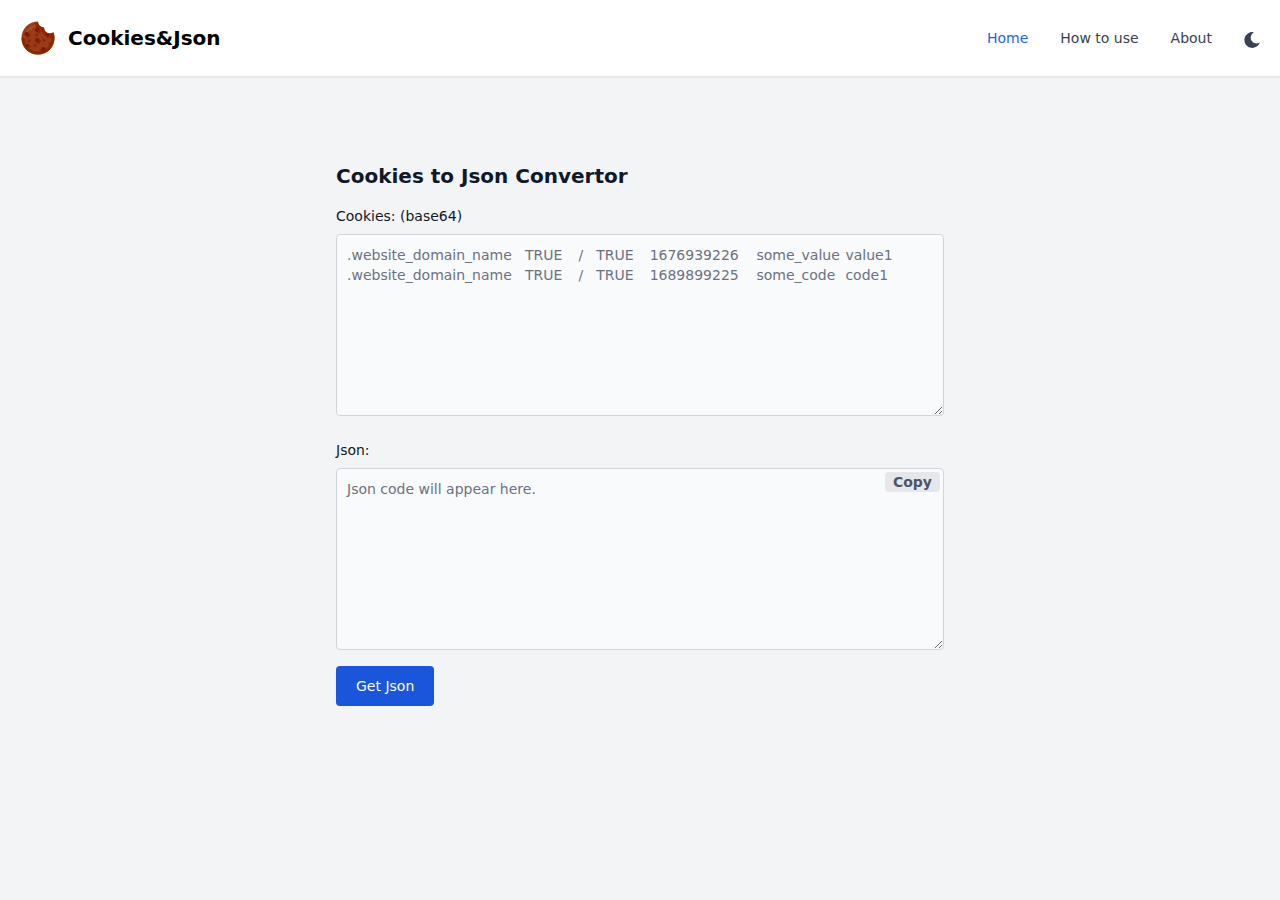
<file: index.html>
<!DOCTYPE html>
<html lang="en">
  <head>
    <meta charset="UTF-8">
    <meta http-equiv="X-UA-Compatible" content="IE=edge">
    <meta name="viewport" content="width=device-width, initial-scale=1.0">
    <title>Cookies and Json converter</title>
    <link rel="stylesheet" href="./tailwind.css" />
    <link rel="shortcut icon" href="./assets/logo_fav/fav.svg" type="image/x-icon">
    <!--library css-->
    <link rel="stylesheet" href="./assets/lib/style.css" />
  </head>
  <body class="bg-gray-100 dark:bg-gray-900">
    <!-- Navbar and header section design started  -->
    <nav class="bg-white border-gray-200 px-2 md:px-4 py-2.5  md:border-b-2 dark:border-gray-700 dark:bg-gray-900" style="padding: 20px;">
      <div class="flex flex-wrap items-center justify-between max-w-screen-xl mx-auto">
        <a href="./index.html" class="flex items-center">
          <img src="./assets/logo_fav/logo.svg" class="h-6 mr-3 sm:h-9" alt="Cookies_json Logo" />
          <span class="self-center text-xl font-semibold whitespace-nowrap dark:text-white">Cookies&Json</span>
        </a>
        <div class="md:hidden flex items-center md:order-2">
          <button data-collapse-toggle="mega-menu-icons" type="button" class="inline-flex items-center p-2 ml-1 text-sm text-gray-500 rounded-lg md:hidden hover:bg-gray-100 focus:outline-none focus:ring-2 focus:ring-gray-200 dark:text-gray-400 dark:hover:bg-gray-700 dark:focus:ring-gray-600" aria-controls="mega-menu-icons" aria-expanded="false">
            <span class="sr-only">Open main menu</span>
            <svg aria-hidden="true" class="w-6 h-6" fill="currentColor" viewBox="0 0 20 20" xmlns="http://www.w3.org/2000/svg">
              <path fill-rule="evenodd" d="M3 5a1 1 0 011-1h12a1 1 0 110 2H4a1 1 0 01-1-1zM3 10a1 1 0 011-1h12a1 1 0 110 2H4a1 1 0 01-1-1zM3 15a1 1 0 011-1h12a1 1 0 110 2H4a1 1 0 01-1-1z" clip-rule="evenodd"></path>
            </svg>
          </button>
        </div>
        <div id="mega-menu-icons" class="items-center justify-between hidden w-full md:flex md:w-auto md:order-1">
          <ul class="flex flex-col mt-4 text-sm font-medium md:flex-row md:space-x-8 md:mt-0">
            <li>
              <a href="./index.html" class="block py-2 pl-3 pr-4 text-blue-600  hover:bg-gray-50 md:hover:bg-transparent md:border-0 md:hover:text-blue-600 md:p-0 dark:text-blue-500 md:dark:hover:text-blue-500 dark:hover:bg-gray-700 dark:hover:text-blue-500 md:dark:hover:bg-transparent dark:border-gray-700 rounded" aria-current="page">Home</a>
            </li>
            <li>
              <a href="./how-to-use.html" class="block py-2 pl-3 pr-4 text-gray-700  hover:bg-gray-50 md:hover:bg-transparent md:border-0 md:hover:text-blue-600 md:p-0 dark:text-gray-400 md:dark:hover:text-blue-500 dark:hover:bg-gray-700 dark:hover:text-blue-500 md:dark:hover:bg-transparent dark:border-gray-700 rounded">How to use</a>
            </li>
            <li>
              <a href="./about.html" class="block py-2 pl-3 pr-4 text-gray-700  hover:bg-gray-50 md:hover:bg-transparent md:border-0 md:hover:text-blue-600 md:p-0 dark:text-gray-400 md:dark:hover:text-blue-500 dark:hover:bg-gray-700 dark:hover:text-blue-500 md:dark:hover:bg-transparent dark:border-gray-700 rounded">About</a>
            </li>
            <!-- Dark/Light mode svg section started-->
            <div class="ml-3 mt-1 md:ml-0">
              <!-- Dark mode -->
              <svg xmlns="http://www.w3.org/2000/svg" xmlns:xlink="http://www.w3.org/1999/xlink" class="w-4 h-4 cursor-pointer hidden" id="dark_mode" version="1.1" width="256" height="256" viewBox="0 0 256 256" xml:space="preserve">
                <defs></defs>
                <g style="stroke: none; stroke-width: 0; stroke-dasharray: none; stroke-linecap: butt; stroke-linejoin: miter; stroke-miterlimit: 10; fill: none; fill-rule: nonzero; opacity: 1;" transform="translate(1.4065934065934016 1.4065934065934016) scale(2.81 2.81)">
                  <path d="M 87.823 60.7 c -0.463 -0.423 -1.142 -0.506 -1.695 -0.214 c -15.834 8.398 -35.266 2.812 -44.232 -12.718 c -8.966 -15.53 -4.09 -35.149 11.101 -44.665 c 0.531 -0.332 0.796 -0.963 0.661 -1.574 c -0.134 -0.612 -0.638 -1.074 -1.259 -1.153 c -9.843 -1.265 -19.59 0.692 -28.193 5.66 C 13.8 12.041 6.356 21.743 3.246 33.35 S 1.732 57.08 7.741 67.487 c 6.008 10.407 15.709 17.851 27.316 20.961 C 38.933 89.486 42.866 90 46.774 90 c 7.795 0 15.489 -2.044 22.42 -6.046 c 8.601 -4.966 15.171 -12.43 18.997 -21.586 C 88.433 61.79 88.285 61.123 87.823 60.7 z" style="stroke: none; stroke-width: 1; stroke-dasharray: none; stroke-linecap: butt; stroke-linejoin: miter; stroke-miterlimit: 10; fill: #374151; fill-rule: nonzero; opacity: 1;" transform=" matrix(1 0 0 1 0 0) " stroke-linecap="round" />
                </g>
              </svg>
              <!-- light mode -->
              <svg xmlns="http://www.w3.org/2000/svg" xmlns:xlink="http://www.w3.org/1999/xlink" class="w-4 h-4 cursor-pointer text-red-600 hidden" fill="currentColor" id="light_mode" version="1.1" width="256" height="256" viewBox="0 0 256 256" xml:space="preserve">
                <defs></defs>
                <g style="stroke: none; stroke-width: 0; stroke-dasharray: none; stroke-linecap: butt; stroke-linejoin: miter; stroke-miterlimit: 10; fill: none; fill-rule: nonzero; opacity: 1;" transform="translate(1.4065934065934016 1.4065934065934016) scale(2.81 2.81)">
                  <path d="M 45 68 c -12.682 0 -23 -10.317 -23 -23 c 0 -12.682 10.318 -23 23 -23 c 12.683 0 23 10.318 23 23 C 68 57.683 57.683 68 45 68 z" style="stroke: none; stroke-width: 1; stroke-dasharray: none; stroke-linecap: butt; stroke-linejoin: miter; stroke-miterlimit: 10; fill: white; fill-rule: nonzero; opacity: 1;" transform=" matrix(1 0 0 1 0 0) " stroke-linecap="round" />
                  <path d="M 45 17.556 c -1.657 0 -3 -1.343 -3 -3 V 3 c 0 -1.657 1.343 -3 3 -3 c 1.657 0 3 1.343 3 3 v 11.556 C 48 16.212 46.657 17.556 45 17.556 z" style="stroke: none; stroke-width: 1; stroke-dasharray: none; stroke-linecap: butt; stroke-linejoin: miter; stroke-miterlimit: 10; fill: white; fill-rule: nonzero; opacity: 1;" transform=" matrix(1 0 0 1 0 0) " stroke-linecap="round" />
                  <path d="M 45 90 c -1.657 0 -3 -1.343 -3 -3 V 75.444 c 0 -1.657 1.343 -3 3 -3 c 1.657 0 3 1.343 3 3 V 87 C 48 88.657 46.657 90 45 90 z" style="stroke: none; stroke-width: 1; stroke-dasharray: none; stroke-linecap: butt; stroke-linejoin: miter; stroke-miterlimit: 10; fill: white; fill-rule: nonzero; opacity: 1;" transform=" matrix(1 0 0 1 0 0) " stroke-linecap="round" />
                  <path d="M 14.556 48 H 3 c -1.657 0 -3 -1.343 -3 -3 c 0 -1.657 1.343 -3 3 -3 h 11.556 c 1.657 0 3 1.343 3 3 C 17.556 46.657 16.212 48 14.556 48 z" style="stroke: none; stroke-width: 1; stroke-dasharray: none; stroke-linecap: butt; stroke-linejoin: miter; stroke-miterlimit: 10; fill: white; fill-rule: nonzero; opacity: 1;" transform=" matrix(1 0 0 1 0 0) " stroke-linecap="round" />
                  <path d="M 87 48 H 75.444 c -1.657 0 -3 -1.343 -3 -3 c 0 -1.657 1.343 -3 3 -3 H 87 c 1.657 0 3 1.343 3 3 C 90 46.657 88.657 48 87 48 z" style="stroke: none; stroke-width: 1; stroke-dasharray: none; stroke-linecap: butt; stroke-linejoin: miter; stroke-miterlimit: 10; fill: white; fill-rule: nonzero; opacity: 1;" transform=" matrix(1 0 0 1 0 0) " stroke-linecap="round" />
                  <path d="M 66.527 26.473 c -0.768 0 -1.535 -0.293 -2.121 -0.878 c -1.172 -1.172 -1.172 -3.071 0 -4.243 l 8.171 -8.171 c 1.172 -1.172 3.07 -1.171 4.242 0 c 1.172 1.172 1.172 3.071 0 4.243 l -8.171 8.171 C 68.063 26.18 67.295 26.473 66.527 26.473 z" style="stroke: none; stroke-width: 1; stroke-dasharray: none; stroke-linecap: butt; stroke-linejoin: miter; stroke-miterlimit: 10; fill: white; fill-rule: nonzero; opacity: 1;" transform=" matrix(1 0 0 1 0 0) " stroke-linecap="round" />
                  <path d="M 15.302 77.698 c -0.768 0 -1.536 -0.293 -2.121 -0.879 c -1.172 -1.171 -1.172 -3.071 0 -4.242 l 8.171 -8.171 c 1.171 -1.172 3.071 -1.172 4.242 0 c 1.172 1.171 1.172 3.071 0 4.242 l -8.171 8.171 C 16.837 77.405 16.069 77.698 15.302 77.698 z" style="stroke: none; stroke-width: 1; stroke-dasharray: none; stroke-linecap: butt; stroke-linejoin: miter; stroke-miterlimit: 10; fill: white; fill-rule: nonzero; opacity: 1;" transform=" matrix(1 0 0 1 0 0) " stroke-linecap="round" />
                  <path d="M 23.473 26.473 c -0.768 0 -1.536 -0.293 -2.121 -0.878 l -8.171 -8.171 c -1.172 -1.172 -1.172 -3.071 0 -4.243 c 1.172 -1.172 3.072 -1.171 4.243 0 l 8.171 8.171 c 1.172 1.172 1.172 3.071 0 4.243 C 25.008 26.18 24.24 26.473 23.473 26.473 z" style="stroke: none; stroke-width: 1; stroke-dasharray: none; stroke-linecap: butt; stroke-linejoin: miter; stroke-miterlimit: 10; fill: white; fill-rule: nonzero; opacity: 1;" transform=" matrix(1 0 0 1 0 0) " stroke-linecap="round" />
                  <path d="M 74.698 77.698 c -0.768 0 -1.535 -0.293 -2.121 -0.879 l -8.171 -8.171 c -1.172 -1.171 -1.172 -3.071 0 -4.242 c 1.172 -1.172 3.07 -1.172 4.242 0 l 8.171 8.171 c 1.172 1.171 1.172 3.071 0 4.242 C 76.233 77.405 75.466 77.698 74.698 77.698 z" style="stroke: none; stroke-width: 1; stroke-dasharray: none; stroke-linecap: butt; stroke-linejoin: miter; stroke-miterlimit: 10; fill: white; fill-rule: nonzero; opacity: 1;" transform=" matrix(1 0 0 1 0 0) " stroke-linecap="round" />
                </g>
              </svg>
            </div>
            <!-- Dark/Light mode svg section ended-->
            </li>
          </ul>
        </div>
      </div>
    </nav>
    <!-- Navbar and header section design ended -->
    <!-- Cookies and Json field design started -->
    <div class="p-2">
      <div class="md:p-8 py-6 md:py-0 p-4 mt-10 rounded bg-white-300 dark:bg-gray-800 mx-auto max-w-2xl lg:py-16">
        <h2 class="mb-4 md:-mt-7 text-xl font-bold text-gray-900 dark:text-white">Cookies to Json Convertor</h2>
        <form action="#">
          <div class="grid gap-4 sm:grid-cols-2 sm:gap-6">
            <div class="sm:col-span-2">
              <label for="cookies_filed" class="block mb-2 text-sm font-medium text-gray-900 dark:text-white">Cookies: (base64)</label>
              <textarea id="cookies_filed" rows="8" class="block p-2.5 w-full text-sm text-gray-900 bg-gray-50 rounded border border-gray-300 focus:ring-primary-500 focus:border-primary-500 dark:bg-gray-700 dark:border-gray-600 dark:placeholder-gray-400 dark:text-white dark:focus:ring-primary-500 dark:focus:border-primary-500" placeholder=".website_domain_name	TRUE	/	TRUE	1676939226	some_value	value1                                             .website_domain_name	TRUE	/	TRUE	1689899225	some_code	code1

                " required></textarea>
            </div>
            <div class="sm:col-span-2">
              <div class="flex justify-end">
                <div class="flex justify-between items-center absolute mt-8 mr-1 px-2 bg-gray-200 dark:bg-gray-500 rounded cursor-pointer hover:dark:bg-gray-300 text-sm text-gray-600 dark:text-gray-300 font-semibold hover:dark:text-gray-900"id="copy_json">
                 <span>
                  Copy
                 </span>
                </div>
              </div>
              <label for="json_field" class="block mb-2 text-sm font-medium text-gray-900 dark:text-white">Json:</label>
              <textarea id="json_field" rows="8" class="block p-2.5 w-full text-sm text-gray-900 bg-gray-50 rounded border border-gray-300 focus:ring-primary-500 focus:border-primary-500 dark:bg-gray-700 dark:border-gray-600 dark:placeholder-gray-400 dark:text-white dark:focus:ring-primary-500 dark:focus:border-primary-500" placeholder="Json code will appear here." readonly></textarea>
            </div>
          </div>
          <button type="submit" class="inline-flex items-center px-5 py-2.5 mt-4 sm:mt-6 text-sm font-medium text-center text-white bg-blue-700 rounded focus:ring-4 focus:ring-blue-200 dark:focus:ring-blue-900 hover:bg-blue-800" id="get_json"> Get Json </button>
        </form>
      </div>
    </div>
    <!-- Cookies and Json field design ended  -->
    <script src="./main.js"></script>
    <!-- This js is a library section  -->
    <script src="./assets/lib/main.js"></script>
    <!-- This js is a library section  -->
  </body>
</html>
</file>
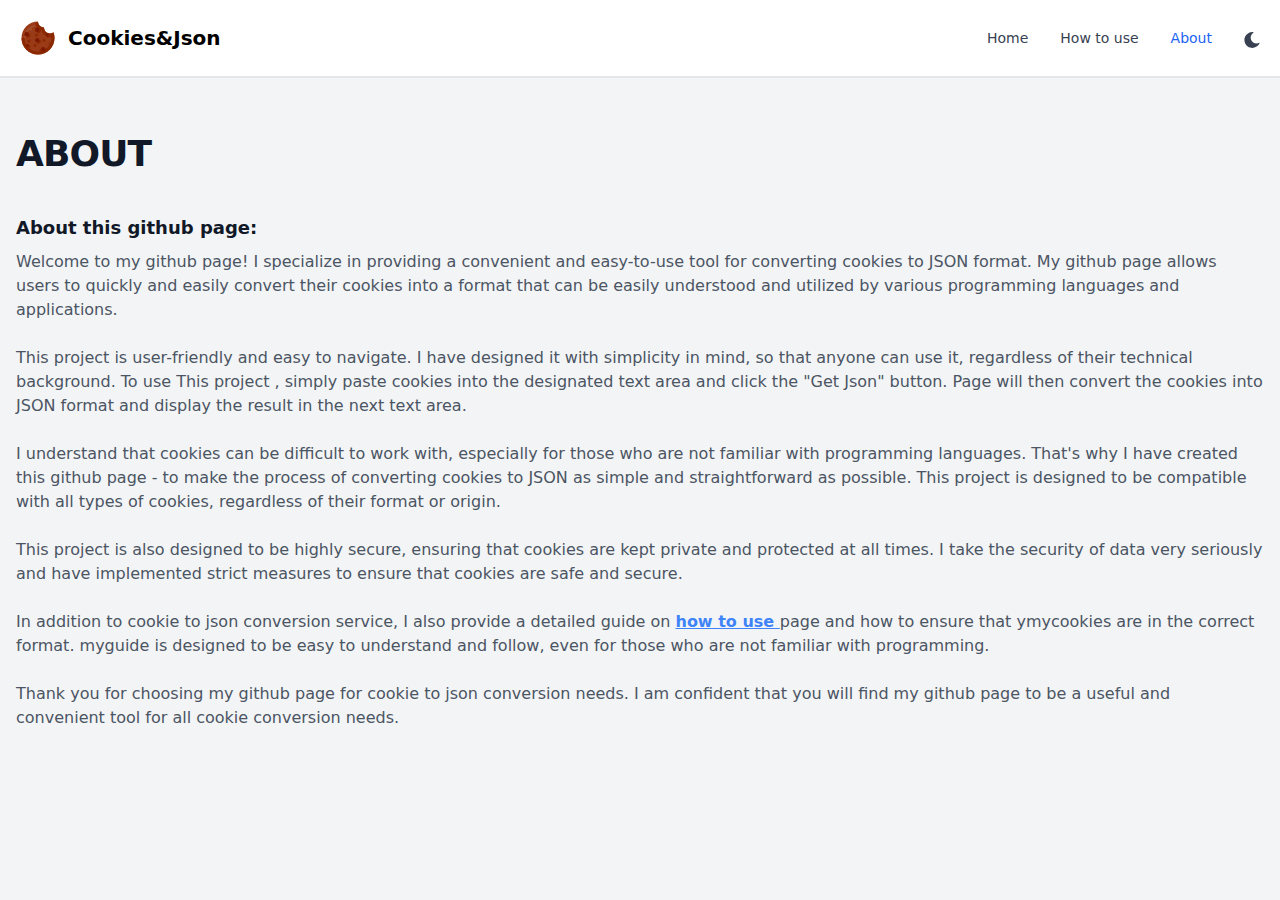
<file: about.html>
<!DOCTYPE html>
<html lang="en">
  <head>
    <meta charset="UTF-8">
    <meta http-equiv="X-UA-Compatible" content="IE=edge">
    <meta name="viewport" content="width=device-width, initial-scale=1.0">
    <title>Cookies and Json converter</title>
    <link rel="stylesheet" href="./tailwind.css" />
    <link rel="shortcut icon" href="./assets/logo_fav/fav.svg" type="image/x-icon">
    <!--library css-->
    <link rel="stylesheet" href="./assets/lib/style.css" />
  </head>
  <body class="bg-gray-100 dark:bg-gray-900">
    <!-- Navbar and header section design started  -->
    <nav class="bg-white border-gray-200 px-2 md:px-4 py-2.5  md:border-b-2 dark:border-gray-700 dark:bg-gray-900" style="padding: 20px;">
      <div class="flex flex-wrap items-center justify-between max-w-screen-xl mx-auto">
        <a href="./index.html" class="flex items-center">
          <img src="./assets/logo_fav/logo.svg" class="h-6 mr-3 sm:h-9" alt="Cookies_json Logo" />
          <span class="self-center text-xl font-semibold whitespace-nowrap dark:text-white">Cookies&Json</span>
        </a>
        <div class="md:hidden flex items-center md:order-2">
          <button data-collapse-toggle="mega-menu-icons" type="button" class="inline-flex items-center p-2 ml-1 text-sm text-gray-500 rounded-lg md:hidden hover:bg-gray-100 focus:outline-none focus:ring-2 focus:ring-gray-200 dark:text-gray-400 dark:hover:bg-gray-700 dark:focus:ring-gray-600" aria-controls="mega-menu-icons" aria-expanded="false">
            <span class="sr-only">Open main menu</span>
            <svg aria-hidden="true" class="w-6 h-6" fill="currentColor" viewBox="0 0 20 20" xmlns="http://www.w3.org/2000/svg">
              <path fill-rule="evenodd" d="M3 5a1 1 0 011-1h12a1 1 0 110 2H4a1 1 0 01-1-1zM3 10a1 1 0 011-1h12a1 1 0 110 2H4a1 1 0 01-1-1zM3 15a1 1 0 011-1h12a1 1 0 110 2H4a1 1 0 01-1-1z" clip-rule="evenodd"></path>
            </svg>
          </button>
        </div>
        <div id="mega-menu-icons" class="items-center justify-between hidden w-full md:flex md:w-auto md:order-1">
          <ul class="flex flex-col mt-4 text-sm font-medium md:flex-row md:space-x-8 md:mt-0">
            <li>
              <a href="./index.html" class="block py-2 pl-3 pr-4 text-gray-700  hover:bg-gray-50 md:hover:bg-transparent md:border-0 md:hover:text-blue-600 md:p-0 dark:text-gray-400 md:dark:hover:text-blue-500 dark:hover:bg-gray-700 dark:hover:text-blue-500 md:dark:hover:bg-transparent dark:border-gray-700 rounded">Home</a>
            </li>
            <li>
              <a href="./how-to-use.html" class="block py-2 pl-3 pr-4 text-gray-700  hover:bg-gray-50 md:hover:bg-transparent md:border-0 md:hover:text-blue-600 md:p-0 dark:text-gray-400 md:dark:hover:text-blue-500 dark:hover:bg-gray-700 dark:hover:text-blue-500 md:dark:hover:bg-transparent dark:border-gray-700 rounded">How to use</a>
            </li>
            <li>
              <a href="./about.html" class="block py-2 pl-3 pr-4 text-blue-600  hover:bg-gray-50 md:hover:bg-transparent md:border-0 md:hover:text-blue-600 md:p-0 dark:text-blue-500 md:dark:hover:text-blue-500 dark:hover:bg-gray-700 dark:hover:text-blue-500 md:dark:hover:bg-transparent dark:border-gray-700 rounded" aria-current="page">About</a>
            </li>
            <!-- Dark/Light mode svg section started-->
            <div class="ml-3 mt-1 md:ml-0">
              <!-- Dark mode -->
              <svg xmlns="http://www.w3.org/2000/svg" xmlns:xlink="http://www.w3.org/1999/xlink" class="w-4 h-4 cursor-pointer hidden" id="dark_mode" version="1.1" width="256" height="256" viewBox="0 0 256 256" xml:space="preserve">
                <defs></defs>
                <g style="stroke: none; stroke-width: 0; stroke-dasharray: none; stroke-linecap: butt; stroke-linejoin: miter; stroke-miterlimit: 10; fill: none; fill-rule: nonzero; opacity: 1;" transform="translate(1.4065934065934016 1.4065934065934016) scale(2.81 2.81)">
                  <path d="M 87.823 60.7 c -0.463 -0.423 -1.142 -0.506 -1.695 -0.214 c -15.834 8.398 -35.266 2.812 -44.232 -12.718 c -8.966 -15.53 -4.09 -35.149 11.101 -44.665 c 0.531 -0.332 0.796 -0.963 0.661 -1.574 c -0.134 -0.612 -0.638 -1.074 -1.259 -1.153 c -9.843 -1.265 -19.59 0.692 -28.193 5.66 C 13.8 12.041 6.356 21.743 3.246 33.35 S 1.732 57.08 7.741 67.487 c 6.008 10.407 15.709 17.851 27.316 20.961 C 38.933 89.486 42.866 90 46.774 90 c 7.795 0 15.489 -2.044 22.42 -6.046 c 8.601 -4.966 15.171 -12.43 18.997 -21.586 C 88.433 61.79 88.285 61.123 87.823 60.7 z" style="stroke: none; stroke-width: 1; stroke-dasharray: none; stroke-linecap: butt; stroke-linejoin: miter; stroke-miterlimit: 10; fill: #374151; fill-rule: nonzero; opacity: 1;" transform=" matrix(1 0 0 1 0 0) " stroke-linecap="round" />
                </g>
              </svg>
              <!-- light mode -->
              <svg xmlns="http://www.w3.org/2000/svg" xmlns:xlink="http://www.w3.org/1999/xlink" class="w-4 h-4 cursor-pointer text-red-600 hidden" fill="currentColor" id="light_mode" version="1.1" width="256" height="256" viewBox="0 0 256 256" xml:space="preserve">
                <defs></defs>
                <g style="stroke: none; stroke-width: 0; stroke-dasharray: none; stroke-linecap: butt; stroke-linejoin: miter; stroke-miterlimit: 10; fill: none; fill-rule: nonzero; opacity: 1;" transform="translate(1.4065934065934016 1.4065934065934016) scale(2.81 2.81)">
                  <path d="M 45 68 c -12.682 0 -23 -10.317 -23 -23 c 0 -12.682 10.318 -23 23 -23 c 12.683 0 23 10.318 23 23 C 68 57.683 57.683 68 45 68 z" style="stroke: none; stroke-width: 1; stroke-dasharray: none; stroke-linecap: butt; stroke-linejoin: miter; stroke-miterlimit: 10; fill: white; fill-rule: nonzero; opacity: 1;" transform=" matrix(1 0 0 1 0 0) " stroke-linecap="round" />
                  <path d="M 45 17.556 c -1.657 0 -3 -1.343 -3 -3 V 3 c 0 -1.657 1.343 -3 3 -3 c 1.657 0 3 1.343 3 3 v 11.556 C 48 16.212 46.657 17.556 45 17.556 z" style="stroke: none; stroke-width: 1; stroke-dasharray: none; stroke-linecap: butt; stroke-linejoin: miter; stroke-miterlimit: 10; fill: white; fill-rule: nonzero; opacity: 1;" transform=" matrix(1 0 0 1 0 0) " stroke-linecap="round" />
                  <path d="M 45 90 c -1.657 0 -3 -1.343 -3 -3 V 75.444 c 0 -1.657 1.343 -3 3 -3 c 1.657 0 3 1.343 3 3 V 87 C 48 88.657 46.657 90 45 90 z" style="stroke: none; stroke-width: 1; stroke-dasharray: none; stroke-linecap: butt; stroke-linejoin: miter; stroke-miterlimit: 10; fill: white; fill-rule: nonzero; opacity: 1;" transform=" matrix(1 0 0 1 0 0) " stroke-linecap="round" />
                  <path d="M 14.556 48 H 3 c -1.657 0 -3 -1.343 -3 -3 c 0 -1.657 1.343 -3 3 -3 h 11.556 c 1.657 0 3 1.343 3 3 C 17.556 46.657 16.212 48 14.556 48 z" style="stroke: none; stroke-width: 1; stroke-dasharray: none; stroke-linecap: butt; stroke-linejoin: miter; stroke-miterlimit: 10; fill: white; fill-rule: nonzero; opacity: 1;" transform=" matrix(1 0 0 1 0 0) " stroke-linecap="round" />
                  <path d="M 87 48 H 75.444 c -1.657 0 -3 -1.343 -3 -3 c 0 -1.657 1.343 -3 3 -3 H 87 c 1.657 0 3 1.343 3 3 C 90 46.657 88.657 48 87 48 z" style="stroke: none; stroke-width: 1; stroke-dasharray: none; stroke-linecap: butt; stroke-linejoin: miter; stroke-miterlimit: 10; fill: white; fill-rule: nonzero; opacity: 1;" transform=" matrix(1 0 0 1 0 0) " stroke-linecap="round" />
                  <path d="M 66.527 26.473 c -0.768 0 -1.535 -0.293 -2.121 -0.878 c -1.172 -1.172 -1.172 -3.071 0 -4.243 l 8.171 -8.171 c 1.172 -1.172 3.07 -1.171 4.242 0 c 1.172 1.172 1.172 3.071 0 4.243 l -8.171 8.171 C 68.063 26.18 67.295 26.473 66.527 26.473 z" style="stroke: none; stroke-width: 1; stroke-dasharray: none; stroke-linecap: butt; stroke-linejoin: miter; stroke-miterlimit: 10; fill: white; fill-rule: nonzero; opacity: 1;" transform=" matrix(1 0 0 1 0 0) " stroke-linecap="round" />
                  <path d="M 15.302 77.698 c -0.768 0 -1.536 -0.293 -2.121 -0.879 c -1.172 -1.171 -1.172 -3.071 0 -4.242 l 8.171 -8.171 c 1.171 -1.172 3.071 -1.172 4.242 0 c 1.172 1.171 1.172 3.071 0 4.242 l -8.171 8.171 C 16.837 77.405 16.069 77.698 15.302 77.698 z" style="stroke: none; stroke-width: 1; stroke-dasharray: none; stroke-linecap: butt; stroke-linejoin: miter; stroke-miterlimit: 10; fill: white; fill-rule: nonzero; opacity: 1;" transform=" matrix(1 0 0 1 0 0) " stroke-linecap="round" />
                  <path d="M 23.473 26.473 c -0.768 0 -1.536 -0.293 -2.121 -0.878 l -8.171 -8.171 c -1.172 -1.172 -1.172 -3.071 0 -4.243 c 1.172 -1.172 3.072 -1.171 4.243 0 l 8.171 8.171 c 1.172 1.172 1.172 3.071 0 4.243 C 25.008 26.18 24.24 26.473 23.473 26.473 z" style="stroke: none; stroke-width: 1; stroke-dasharray: none; stroke-linecap: butt; stroke-linejoin: miter; stroke-miterlimit: 10; fill: white; fill-rule: nonzero; opacity: 1;" transform=" matrix(1 0 0 1 0 0) " stroke-linecap="round" />
                  <path d="M 74.698 77.698 c -0.768 0 -1.535 -0.293 -2.121 -0.879 l -8.171 -8.171 c -1.172 -1.171 -1.172 -3.071 0 -4.242 c 1.172 -1.172 3.07 -1.172 4.242 0 l 8.171 8.171 c 1.172 1.171 1.172 3.071 0 4.242 C 76.233 77.405 75.466 77.698 74.698 77.698 z" style="stroke: none; stroke-width: 1; stroke-dasharray: none; stroke-linecap: butt; stroke-linejoin: miter; stroke-miterlimit: 10; fill: white; fill-rule: nonzero; opacity: 1;" transform=" matrix(1 0 0 1 0 0) " stroke-linecap="round" />
                </g>
              </svg>
            </div>
            <!-- Dark/Light mode svg section ended-->
            </li>
          </ul>
        </div>
      </div>
    </nav>
    <!-- Navbar and header section design ended -->
    <!-- About this github page section design started -->
    <div class="max-w-7xl m-auto mt-10 p-4" bis_skin_checked="1">
      <h1 class="mb-4 text-xl font-extrabold tracking-tight leading-none text-gray-900 md:text-4xl lg:text-4xl dark:text-white uppercase"> About</h1>
      <div class="container mt-10 md:mt-24" bis_skin_checked="1">
        <h2 class="mb-2 text-lg font-semibold text-gray-900 dark:text-white ">About this github page: </h2>
        <ul class="space-y-1 text-gray-600 list-inside dark:text-gray-400">
          <li class="flex">
            <p> Welcome to my github page! I specialize in providing a convenient and easy-to-use tool for converting cookies to JSON format. My github page allows users to quickly and easily convert their cookies into a format that can be easily understood and utilized by various programming languages and applications. <br>
              <br> This project is user-friendly and easy to navigate. I have designed it with simplicity in mind, so that anyone can use it, regardless of their technical background. To use This project , simply paste cookies into the designated text area and click the "Get Json" button. Page will then convert the cookies into JSON format and display the result in the next text area. <br>
              <br> I understand that cookies can be difficult to work with, especially for those who are not familiar with programming languages. That's why I have created this github page - to make the process of converting cookies to JSON as simple and straightforward as possible. This project is designed to be compatible with all types of cookies, regardless of their format or origin. <br>
              <br> This project is also designed to be highly secure, ensuring that cookies are kept private and protected at all times. I take the security of data very seriously and have implemented strict measures to ensure that cookies are safe and secure. <br>
              <br> In addition to cookie to json conversion service, I also provide a detailed guide on <a href="./how-to-use.html" class="text-blue-500 underline font-bold">how to use </a> page and how to ensure that ymycookies are in the correct format. myguide is designed to be easy to understand and follow, even for those who are not familiar with programming. <br>
              <br> Thank you for choosing my github page for cookie to json conversion needs. I am confident that you will find my github page to be a useful and convenient tool for all cookie conversion needs.
            </p>
          </li>
        </ul>
      </div>
    </div>
    <!-- About this github page section design ended -->
    <!-- Cookies and Json field design ended  -->
    <script src="./main.js"></script>
    <!-- This js is a library section  -->
    <script src="./assets/lib/main.js"></script>
    <!-- This js is a library section  -->
  </body>
</html>
</file>
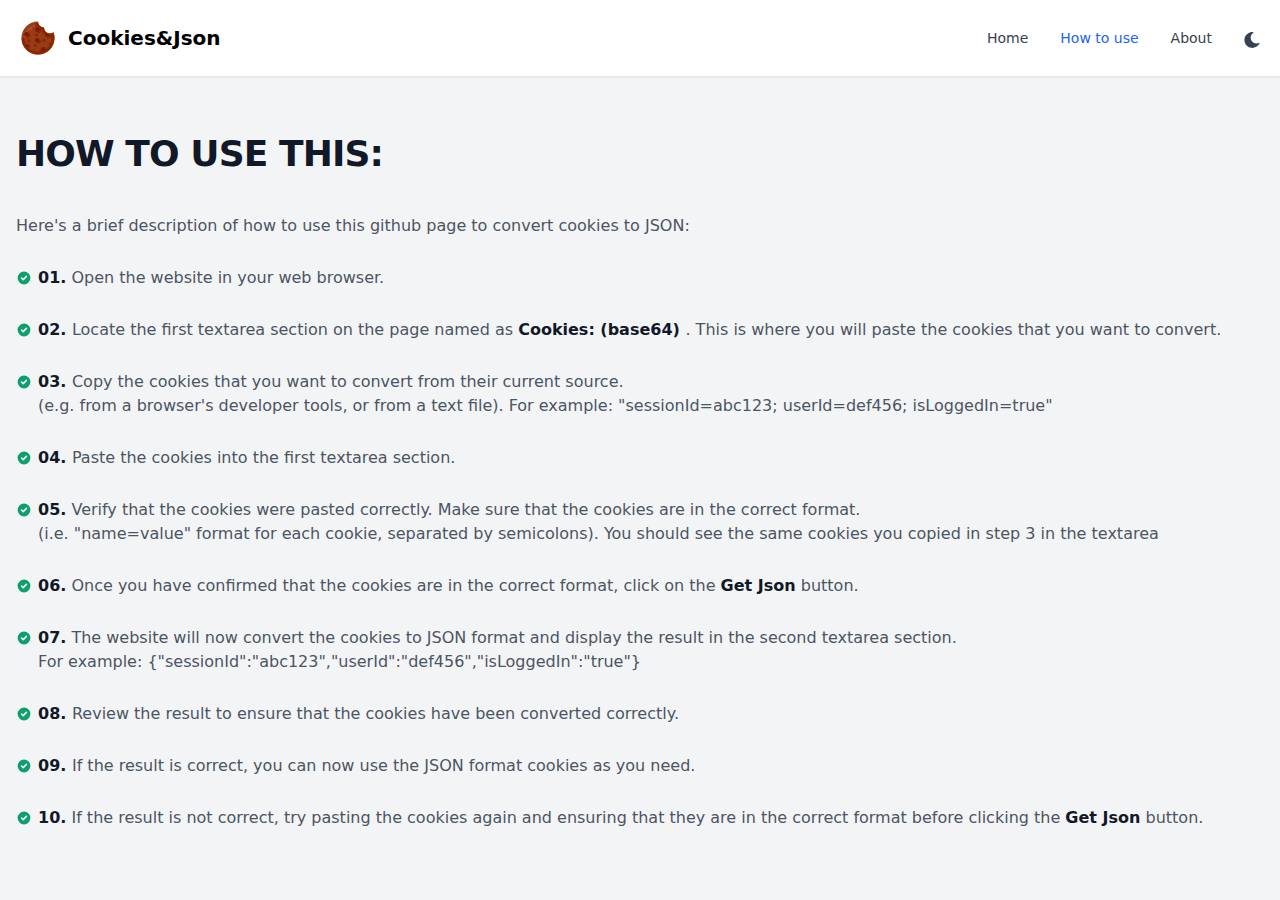
<file: how-to-use.html>
<!DOCTYPE html>
<html lang="en">
  <head>
    <meta charset="UTF-8">
    <meta http-equiv="X-UA-Compatible" content="IE=edge">
    <meta name="viewport" content="width=device-width, initial-scale=1.0">
    <title>Cookies and Json converter</title>
    <link rel="stylesheet" href="./tailwind.css" />
    <link rel="shortcut icon" href="./assets/logo_fav/fav.svg" type="image/x-icon">
    <!--library css-->
    <link rel="stylesheet" href="./assets/lib/style.css" />
  </head>
  <body class="bg-gray-100 dark:bg-gray-900">
    <!-- Navbar and header section design started  -->
    <nav class="bg-white border-gray-200 px-2 md:px-4 py-2.5  md:border-b-2 dark:border-gray-700 dark:bg-gray-900" style="padding: 20px;">
      <div class="flex flex-wrap items-center justify-between max-w-screen-xl mx-auto">
        <a href="./index.html" class="flex items-center">
          <img src="./assets/logo_fav/logo.svg" class="h-6 mr-3 sm:h-9" alt="Cookies_json Logo" />
          <span class="self-center text-xl font-semibold whitespace-nowrap dark:text-white">Cookies&Json</span>
        </a>
        <div class="md:hidden flex items-center md:order-2">
          <button data-collapse-toggle="mega-menu-icons" type="button" class="inline-flex items-center p-2 ml-1 text-sm text-gray-500 rounded-lg md:hidden hover:bg-gray-100 focus:outline-none focus:ring-2 focus:ring-gray-200 dark:text-gray-400 dark:hover:bg-gray-700 dark:focus:ring-gray-600" aria-controls="mega-menu-icons" aria-expanded="false">
            <span class="sr-only">Open main menu</span>
            <svg aria-hidden="true" class="w-6 h-6" fill="currentColor" viewBox="0 0 20 20" xmlns="http://www.w3.org/2000/svg">
              <path fill-rule="evenodd" d="M3 5a1 1 0 011-1h12a1 1 0 110 2H4a1 1 0 01-1-1zM3 10a1 1 0 011-1h12a1 1 0 110 2H4a1 1 0 01-1-1zM3 15a1 1 0 011-1h12a1 1 0 110 2H4a1 1 0 01-1-1z" clip-rule="evenodd"></path>
            </svg>
          </button>
        </div>
        <div id="mega-menu-icons" class="items-center justify-between hidden w-full md:flex md:w-auto md:order-1">
          <ul class="flex flex-col mt-4 text-sm font-medium md:flex-row md:space-x-8 md:mt-0">
            <li>
              <a href="./index.html" class="block py-2 pl-3 pr-4 text-gray-700  hover:bg-gray-50 md:hover:bg-transparent md:border-0 md:hover:text-blue-600 md:p-0 dark:text-gray-400 md:dark:hover:text-blue-500 dark:hover:bg-gray-700 dark:hover:text-blue-500 md:dark:hover:bg-transparent dark:border-gray-700 rounded">Home</a>
            </li>
            <li>
              <a href="./how-to-use.html" class="block py-2 pl-3 pr-4 text-blue-600  hover:bg-gray-50 md:hover:bg-transparent md:border-0 md:hover:text-blue-600 md:p-0 dark:text-blue-500 md:dark:hover:text-blue-500 dark:hover:bg-gray-700 dark:hover:text-blue-500 md:dark:hover:bg-transparent dark:border-gray-700 rounded" aria-current="page">How to use</a>
            </li>
            <li>
              <a href="./about.html" class="block py-2 pl-3 pr-4 text-gray-700  hover:bg-gray-50 md:hover:bg-transparent md:border-0 md:hover:text-blue-600 md:p-0 dark:text-gray-400 md:dark:hover:text-blue-500 dark:hover:bg-gray-700 dark:hover:text-blue-500 md:dark:hover:bg-transparent dark:border-gray-700 rounded">About</a>
            </li>
            <!-- Dark/Light mode svg section started-->
            <div class="ml-3 mt-1 md:ml-0">
              <!-- Dark mode -->
              <svg xmlns="http://www.w3.org/2000/svg" xmlns:xlink="http://www.w3.org/1999/xlink" class="w-4 h-4 cursor-pointer hidden" id="dark_mode" version="1.1" width="256" height="256" viewBox="0 0 256 256" xml:space="preserve">
                <defs></defs>
                <g style="stroke: none; stroke-width: 0; stroke-dasharray: none; stroke-linecap: butt; stroke-linejoin: miter; stroke-miterlimit: 10; fill: none; fill-rule: nonzero; opacity: 1;" transform="translate(1.4065934065934016 1.4065934065934016) scale(2.81 2.81)">
                  <path d="M 87.823 60.7 c -0.463 -0.423 -1.142 -0.506 -1.695 -0.214 c -15.834 8.398 -35.266 2.812 -44.232 -12.718 c -8.966 -15.53 -4.09 -35.149 11.101 -44.665 c 0.531 -0.332 0.796 -0.963 0.661 -1.574 c -0.134 -0.612 -0.638 -1.074 -1.259 -1.153 c -9.843 -1.265 -19.59 0.692 -28.193 5.66 C 13.8 12.041 6.356 21.743 3.246 33.35 S 1.732 57.08 7.741 67.487 c 6.008 10.407 15.709 17.851 27.316 20.961 C 38.933 89.486 42.866 90 46.774 90 c 7.795 0 15.489 -2.044 22.42 -6.046 c 8.601 -4.966 15.171 -12.43 18.997 -21.586 C 88.433 61.79 88.285 61.123 87.823 60.7 z" style="stroke: none; stroke-width: 1; stroke-dasharray: none; stroke-linecap: butt; stroke-linejoin: miter; stroke-miterlimit: 10; fill: #374151; fill-rule: nonzero; opacity: 1;" transform=" matrix(1 0 0 1 0 0) " stroke-linecap="round" />
                </g>
              </svg>
              <!-- light mode -->
              <svg xmlns="http://www.w3.org/2000/svg" xmlns:xlink="http://www.w3.org/1999/xlink" class="w-4 h-4 cursor-pointer text-red-600 hidden" fill="currentColor" id="light_mode" version="1.1" width="256" height="256" viewBox="0 0 256 256" xml:space="preserve">
                <defs></defs>
                <g style="stroke: none; stroke-width: 0; stroke-dasharray: none; stroke-linecap: butt; stroke-linejoin: miter; stroke-miterlimit: 10; fill: none; fill-rule: nonzero; opacity: 1;" transform="translate(1.4065934065934016 1.4065934065934016) scale(2.81 2.81)">
                  <path d="M 45 68 c -12.682 0 -23 -10.317 -23 -23 c 0 -12.682 10.318 -23 23 -23 c 12.683 0 23 10.318 23 23 C 68 57.683 57.683 68 45 68 z" style="stroke: none; stroke-width: 1; stroke-dasharray: none; stroke-linecap: butt; stroke-linejoin: miter; stroke-miterlimit: 10; fill: white; fill-rule: nonzero; opacity: 1;" transform=" matrix(1 0 0 1 0 0) " stroke-linecap="round" />
                  <path d="M 45 17.556 c -1.657 0 -3 -1.343 -3 -3 V 3 c 0 -1.657 1.343 -3 3 -3 c 1.657 0 3 1.343 3 3 v 11.556 C 48 16.212 46.657 17.556 45 17.556 z" style="stroke: none; stroke-width: 1; stroke-dasharray: none; stroke-linecap: butt; stroke-linejoin: miter; stroke-miterlimit: 10; fill: white; fill-rule: nonzero; opacity: 1;" transform=" matrix(1 0 0 1 0 0) " stroke-linecap="round" />
                  <path d="M 45 90 c -1.657 0 -3 -1.343 -3 -3 V 75.444 c 0 -1.657 1.343 -3 3 -3 c 1.657 0 3 1.343 3 3 V 87 C 48 88.657 46.657 90 45 90 z" style="stroke: none; stroke-width: 1; stroke-dasharray: none; stroke-linecap: butt; stroke-linejoin: miter; stroke-miterlimit: 10; fill: white; fill-rule: nonzero; opacity: 1;" transform=" matrix(1 0 0 1 0 0) " stroke-linecap="round" />
                  <path d="M 14.556 48 H 3 c -1.657 0 -3 -1.343 -3 -3 c 0 -1.657 1.343 -3 3 -3 h 11.556 c 1.657 0 3 1.343 3 3 C 17.556 46.657 16.212 48 14.556 48 z" style="stroke: none; stroke-width: 1; stroke-dasharray: none; stroke-linecap: butt; stroke-linejoin: miter; stroke-miterlimit: 10; fill: white; fill-rule: nonzero; opacity: 1;" transform=" matrix(1 0 0 1 0 0) " stroke-linecap="round" />
                  <path d="M 87 48 H 75.444 c -1.657 0 -3 -1.343 -3 -3 c 0 -1.657 1.343 -3 3 -3 H 87 c 1.657 0 3 1.343 3 3 C 90 46.657 88.657 48 87 48 z" style="stroke: none; stroke-width: 1; stroke-dasharray: none; stroke-linecap: butt; stroke-linejoin: miter; stroke-miterlimit: 10; fill: white; fill-rule: nonzero; opacity: 1;" transform=" matrix(1 0 0 1 0 0) " stroke-linecap="round" />
                  <path d="M 66.527 26.473 c -0.768 0 -1.535 -0.293 -2.121 -0.878 c -1.172 -1.172 -1.172 -3.071 0 -4.243 l 8.171 -8.171 c 1.172 -1.172 3.07 -1.171 4.242 0 c 1.172 1.172 1.172 3.071 0 4.243 l -8.171 8.171 C 68.063 26.18 67.295 26.473 66.527 26.473 z" style="stroke: none; stroke-width: 1; stroke-dasharray: none; stroke-linecap: butt; stroke-linejoin: miter; stroke-miterlimit: 10; fill: white; fill-rule: nonzero; opacity: 1;" transform=" matrix(1 0 0 1 0 0) " stroke-linecap="round" />
                  <path d="M 15.302 77.698 c -0.768 0 -1.536 -0.293 -2.121 -0.879 c -1.172 -1.171 -1.172 -3.071 0 -4.242 l 8.171 -8.171 c 1.171 -1.172 3.071 -1.172 4.242 0 c 1.172 1.171 1.172 3.071 0 4.242 l -8.171 8.171 C 16.837 77.405 16.069 77.698 15.302 77.698 z" style="stroke: none; stroke-width: 1; stroke-dasharray: none; stroke-linecap: butt; stroke-linejoin: miter; stroke-miterlimit: 10; fill: white; fill-rule: nonzero; opacity: 1;" transform=" matrix(1 0 0 1 0 0) " stroke-linecap="round" />
                  <path d="M 23.473 26.473 c -0.768 0 -1.536 -0.293 -2.121 -0.878 l -8.171 -8.171 c -1.172 -1.172 -1.172 -3.071 0 -4.243 c 1.172 -1.172 3.072 -1.171 4.243 0 l 8.171 8.171 c 1.172 1.172 1.172 3.071 0 4.243 C 25.008 26.18 24.24 26.473 23.473 26.473 z" style="stroke: none; stroke-width: 1; stroke-dasharray: none; stroke-linecap: butt; stroke-linejoin: miter; stroke-miterlimit: 10; fill: white; fill-rule: nonzero; opacity: 1;" transform=" matrix(1 0 0 1 0 0) " stroke-linecap="round" />
                  <path d="M 74.698 77.698 c -0.768 0 -1.535 -0.293 -2.121 -0.879 l -8.171 -8.171 c -1.172 -1.171 -1.172 -3.071 0 -4.242 c 1.172 -1.172 3.07 -1.172 4.242 0 l 8.171 8.171 c 1.172 1.171 1.172 3.071 0 4.242 C 76.233 77.405 75.466 77.698 74.698 77.698 z" style="stroke: none; stroke-width: 1; stroke-dasharray: none; stroke-linecap: butt; stroke-linejoin: miter; stroke-miterlimit: 10; fill: white; fill-rule: nonzero; opacity: 1;" transform=" matrix(1 0 0 1 0 0) " stroke-linecap="round" />
                </g>
              </svg>
            </div>
            <!-- Dark/Light mode svg section ended-->
            </li>
          </ul>
        </div>
      </div>
    </nav>
    <!-- Navbar and header section design ended -->
    <!-- How to use section design started -->
    <div class="max-w-7xl m-auto mt-10 p-4" bis_skin_checked="1">
      <h1 class="mb-4 text-xl font-extrabold tracking-tight leading-none text-gray-900 md:text-4xl lg:text-4xl dark:text-white uppercase">How to use this:</h1>
      <div class="container mt-10 md:mt-24" bis_skin_checked="1">
        <ul class="space-y-1 text-gray-600 list-inside dark:text-gray-400"> Here's a brief description of how to use this github page to convert cookies to JSON: <br>
          <br>
          <li class="flex">
            <svg class=" mt-1 w-4 h-4 mr-1.5 text-green-500 dark:text-green-400 flex-shrink-0" fill="currentColor" viewBox="0 0 20 20" xmlns="http://www.w3.org/2000/svg">
              <path fill-rule="evenodd" d="M10 18a8 8 0 100-16 8 8 0 000 16zm3.707-9.293a1 1 0 00-1.414-1.414L9 10.586 7.707 9.293a1 1 0 00-1.414 1.414l2 2a1 1 0 001.414 0l4-4z" clip-rule="evenodd"></path>
            </svg>
            <p>
              <span class="text-gray-900 dark:text-white font-bold">01.</span> Open the website in your web browser. <br>
              <br>
            </p>
          </li>
          <li class="flex">
            <svg class=" mt-1 w-4 h-4 mr-1.5 text-green-500 dark:text-green-400 flex-shrink-0" fill="currentColor" viewBox="0 0 20 20" xmlns="http://www.w3.org/2000/svg">
              <path fill-rule="evenodd" d="M10 18a8 8 0 100-16 8 8 0 000 16zm3.707-9.293a1 1 0 00-1.414-1.414L9 10.586 7.707 9.293a1 1 0 00-1.414 1.414l2 2a1 1 0 001.414 0l4-4z" clip-rule="evenodd"></path>
            </svg>
            <p>
              <span class="text-gray-900 dark:text-white font-bold">02. </span>Locate the first textarea section on the page named as <span class="text-gray-900 dark:text-white font-bold">Cookies: (base64) </span> . This is where you will paste the cookies that you want to convert. <br>
              <br>
            </p>
          </li>
          <li class="flex ">
            <svg class=" mt-1 w-4 h-4 mr-1.5 text-green-500 dark:text-green-400 flex-shrink-0" fill="currentColor" viewBox="0 0 20 20" xmlns="http://www.w3.org/2000/svg">
              <path fill-rule="evenodd" d="M10 18a8 8 0 100-16 8 8 0 000 16zm3.707-9.293a1 1 0 00-1.414-1.414L9 10.586 7.707 9.293a1 1 0 00-1.414 1.414l2 2a1 1 0 001.414 0l4-4z" clip-rule="evenodd"></path>
            </svg>
            <p>
              <span class="text-gray-900 dark:text-white font-bold">03. </span>Copy the cookies that you want to convert from their current source. <br> (e.g. from a browser's developer tools, or from a text file). For example: "sessionId=abc123; userId=def456; isLoggedIn=true" <br>
              <br>
            </p>
          </li>
          <li class="flex">
            <svg class=" mt-1  w-4 h-4 mr-1.5 text-green-500 dark:text-green-400 flex-shrink-0" fill="currentColor" viewBox="0 0 20 20" xmlns="http://www.w3.org/2000/svg">
              <path fill-rule="evenodd" d="M10 18a8 8 0 100-16 8 8 0 000 16zm3.707-9.293a1 1 0 00-1.414-1.414L9 10.586 7.707 9.293a1 1 0 00-1.414 1.414l2 2a1 1 0 001.414 0l4-4z" clip-rule="evenodd"></path>
            </svg>
            <p>
              <span class="text-gray-900 dark:text-white font-bold">04. </span>Paste the cookies into the first textarea section. <br>
              <br>
            </p>
          </li>
          <li class="flex">
            <svg class="mt-1 w-4 h-4 mr-1.5 text-green-500 dark:text-green-400 flex-shrink-0" fill="currentColor" viewBox="0 0 20 20" xmlns="http://www.w3.org/2000/svg">
              <path fill-rule="evenodd" d="M10 18a8 8 0 100-16 8 8 0 000 16zm3.707-9.293a1 1 0 00-1.414-1.414L9 10.586 7.707 9.293a1 1 0 00-1.414 1.414l2 2a1 1 0 001.414 0l4-4z" clip-rule="evenodd"></path>
            </svg>
            <p>
              <span class="text-gray-900 dark:text-white font-bold">05.</span> Verify that the cookies were pasted correctly. Make sure that the cookies are in the correct format. <br> (i.e. "name=value" format for each cookie, separated by semicolons). You should see the same cookies you copied in step 3 in the textarea <br>
              <br>
            </p>
          </li>
          <li class="flex">
            <svg class="mt-1 w-4 h-4 mr-1.5 text-green-500 dark:text-green-400 flex-shrink-0" fill="currentColor" viewBox="0 0 20 20" xmlns="http://www.w3.org/2000/svg">
              <path fill-rule="evenodd" d="M10 18a8 8 0 100-16 8 8 0 000 16zm3.707-9.293a1 1 0 00-1.414-1.414L9 10.586 7.707 9.293a1 1 0 00-1.414 1.414l2 2a1 1 0 001.414 0l4-4z" clip-rule="evenodd"></path>
            </svg>
            <p>
              <span class="text-gray-900 dark:text-white font-bold">06.</span> Once you have confirmed that the cookies are in the correct format, click on the <span class="text-gray-900 dark:text-white font-bold">Get Json</span> button. <br>
              <br>
            </p>
          </li>
          <li class="flex">
            <svg class="mt-1 w-4 h-4 mr-1.5 text-green-500 dark:text-green-400 flex-shrink-0" fill="currentColor" viewBox="0 0 20 20" xmlns="http://www.w3.org/2000/svg">
              <path fill-rule="evenodd" d="M10 18a8 8 0 100-16 8 8 0 000 16zm3.707-9.293a1 1 0 00-1.414-1.414L9 10.586 7.707 9.293a1 1 0 00-1.414 1.414l2 2a1 1 0 001.414 0l4-4z" clip-rule="evenodd"></path>
            </svg>
            <p>
              <span class="text-gray-900 dark:text-white font-bold">07.</span> The website will now convert the cookies to JSON format and display the result in the second textarea section. <br> For example: {"sessionId":"abc123","userId":"def456","isLoggedIn":"true"} <br>
              <br>
            </p>
          </li>
          <li class="flex">
            <svg class="mt-1 w-4 h-4 mr-1.5 text-green-500 dark:text-green-400 flex-shrink-0" fill="currentColor" viewBox="0 0 20 20" xmlns="http://www.w3.org/2000/svg">
              <path fill-rule="evenodd" d="M10 18a8 8 0 100-16 8 8 0 000 16zm3.707-9.293a1 1 0 00-1.414-1.414L9 10.586 7.707 9.293a1 1 0 00-1.414 1.414l2 2a1 1 0 001.414 0l4-4z" clip-rule="evenodd"></path>
            </svg>
            <p>
              <span class="text-gray-900 dark:text-white font-bold">08. </span>Review the result to ensure that the cookies have been converted correctly. <br>
              <br>
            </p>
          </li>
          <li class="flex">
            <svg class="mt-1 w-4 h-4 mr-1.5 text-green-500 dark:text-green-400 flex-shrink-0" fill="currentColor" viewBox="0 0 20 20" xmlns="http://www.w3.org/2000/svg">
              <path fill-rule="evenodd" d="M10 18a8 8 0 100-16 8 8 0 000 16zm3.707-9.293a1 1 0 00-1.414-1.414L9 10.586 7.707 9.293a1 1 0 00-1.414 1.414l2 2a1 1 0 001.414 0l4-4z" clip-rule="evenodd"></path>
            </svg>
            <p>
              <span class="text-gray-900 dark:text-white font-bold">09. </span> If the result is correct, you can now use the JSON format cookies as you need. <br>
              <br>
            </p>
          </li>
          <li class="flex">
            <svg class="mt-1 w-4 h-4 mr-1.5 text-green-500 dark:text-green-400 flex-shrink-0" fill="currentColor" viewBox="0 0 20 20" xmlns="http://www.w3.org/2000/svg">
              <path fill-rule="evenodd" d="M10 18a8 8 0 100-16 8 8 0 000 16zm3.707-9.293a1 1 0 00-1.414-1.414L9 10.586 7.707 9.293a1 1 0 00-1.414 1.414l2 2a1 1 0 001.414 0l4-4z" clip-rule="evenodd"></path>
            </svg>
            <p>
              <span class="text-gray-900 dark:text-white font-bold">10.</span> If the result is not correct, try pasting the cookies again and ensuring that they are in the correct format before clicking the <span class="text-gray-900 dark:text-white font-bold">Get Json</span> button. <br>
              <br>
            </p>
          </li>
        </ul>
      </div>
    </div>
    <!-- How to use section desing ended -->
    <!-- Cookies and Json field design ended  -->
    <script src="./main.js"></script>
    <!-- This js is a library section  -->
    <script src="./assets/lib/main.js"></script>
    <!-- This js is a library section  -->
  </body>
</html>
</file>
